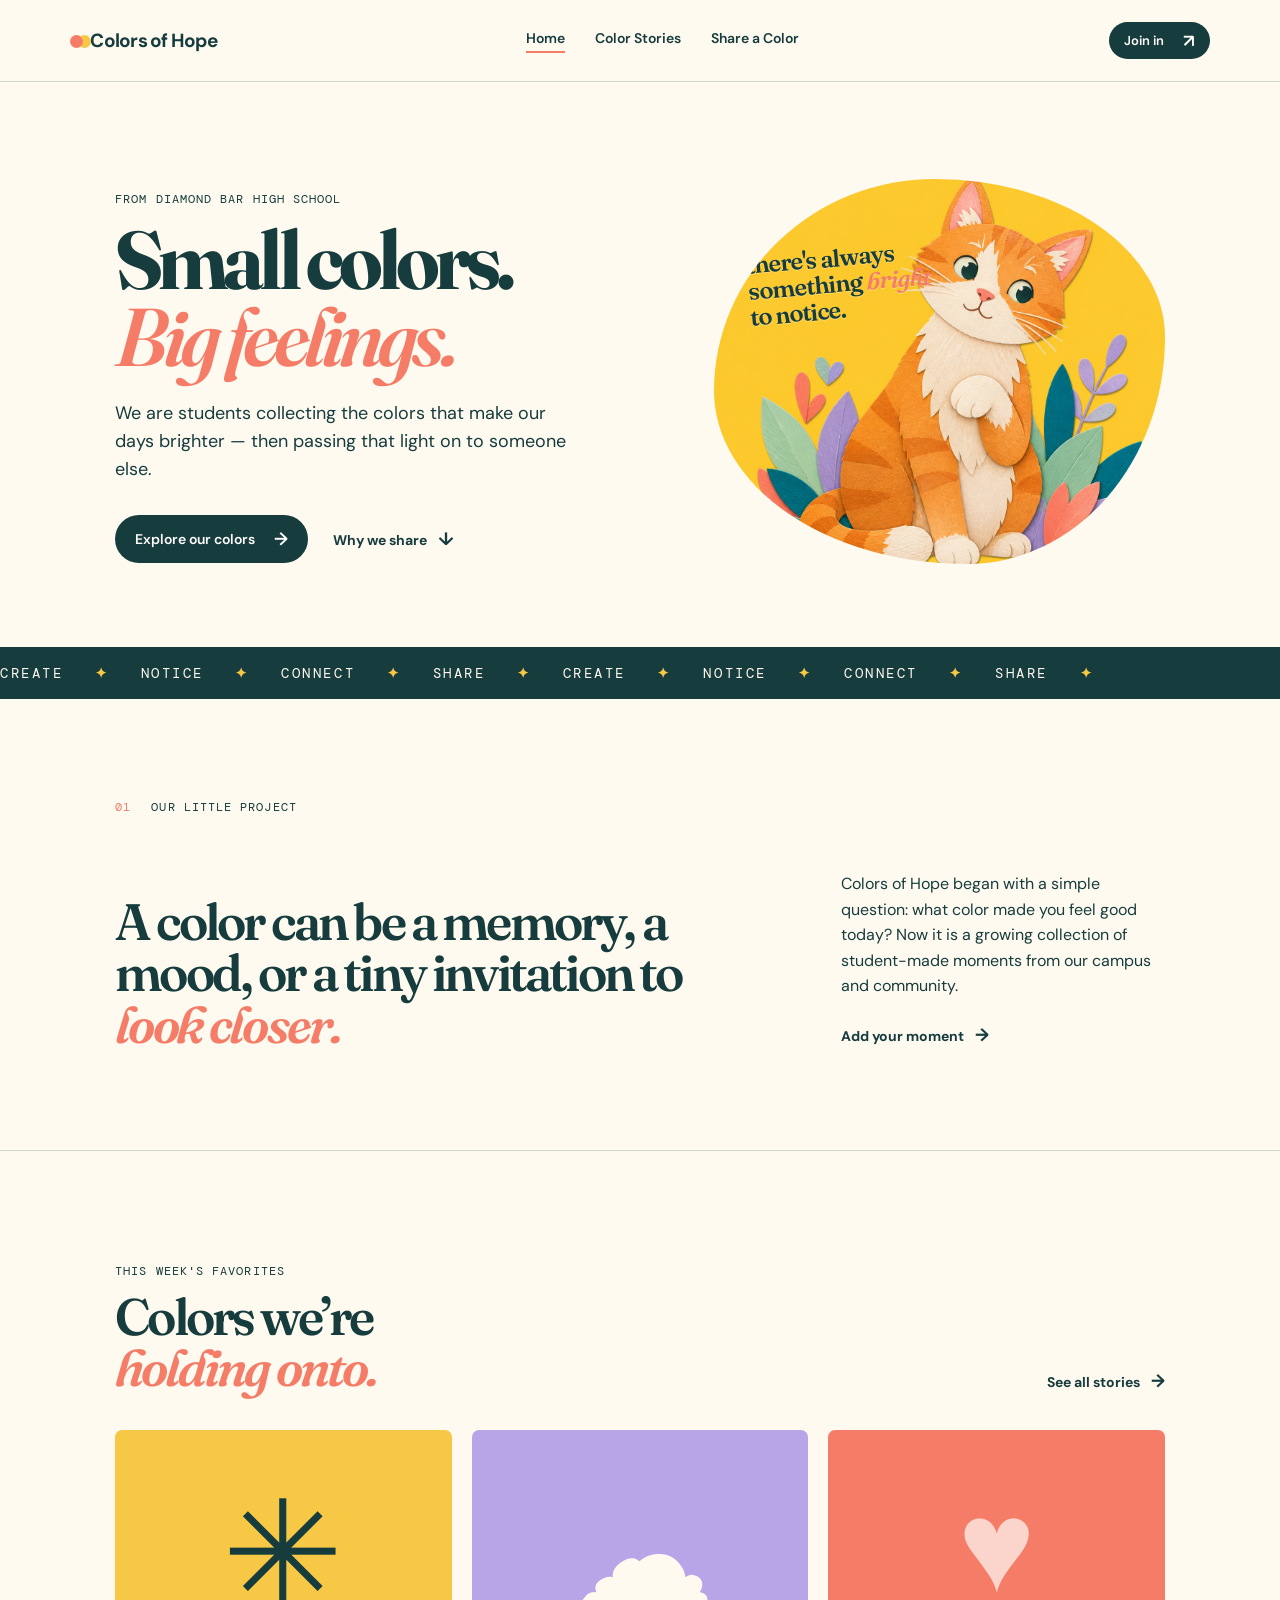
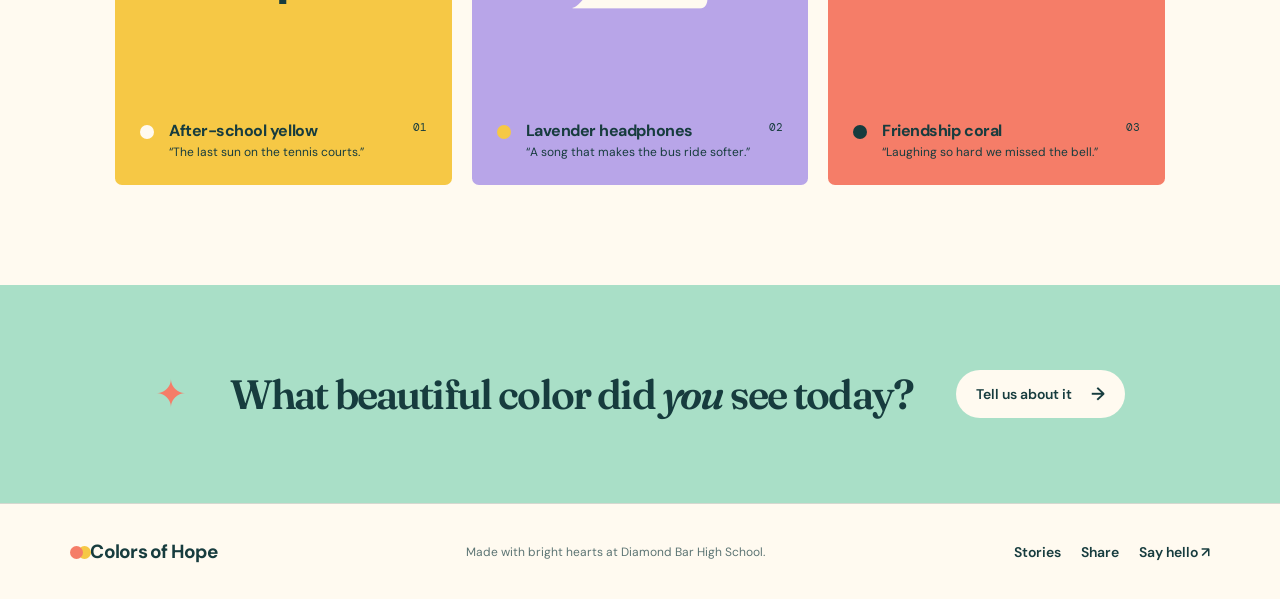
<file: index.html>
<!doctype html>
<html lang="en">
  <head>
    <meta charset="UTF-8" />
    <meta name="viewport" content="width=device-width, initial-scale=1.0" />
    <meta name="description" content="Colors of Hope — Diamond Bar High School students sharing color, kindness, and creativity." />
    <title>Colors of Hope | Diamond Bar High School</title>
    <link rel="preconnect" href="https://fonts.googleapis.com" />
    <link rel="preconnect" href="https://fonts.gstatic.com" crossorigin />
    <link href="https://fonts.googleapis.com/css2?family=DM+Mono&family=DM+Sans:wght@400;500;600;700&family=Fraunces:opsz,wght@9..144,600;9..144,700&display=swap" rel="stylesheet" />
    <link rel="stylesheet" href="styles.css" />
    <link rel="stylesheet" href="cat.css" />
  </head>
  <body>
    <header class="site-header">
      <a class="brand" href="index.html" aria-label="Colors of Hope home"><span class="brand-dot"></span>Colors of Hope</a>
      <nav aria-label="Main navigation">
        <a class="active" href="index.html">Home</a>
        <a href="stories.html">Color Stories</a>
        <a href="share.html">Share a Color</a>
      </nav>
      <a class="button small" href="share.html">Join in <span>↗</span></a>
    </header>

    <main>
      <section class="hero">
        <div class="hero-copy">
          <p class="eyebrow">FROM DIAMOND BAR HIGH SCHOOL</p>
          <h1>Small colors.<br /><em>Big feelings.</em></h1>
          <p class="intro">We are students collecting the colors that make our days brighter — then passing that light on to someone else.</p>
          <div class="hero-actions">
            <a class="button" href="stories.html">Explore our colors <span>→</span></a>
            <a class="text-link" href="#about">Why we share <span>↓</span></a>
          </div>
        </div>
        <div class="hero-art cat-art">
          <img src="assets/colors-of-hope-cat.png" alt="A cheerful orange-and-white cat surrounded by colorful leaves" />
          <p>there's always<br />something <i>bright</i><br />to notice.</p>
        </div>
      </section>

      <section class="ticker" aria-label="Our values"><div>CREATE <b>✦</b> NOTICE <b>✦</b> CONNECT <b>✦</b> SHARE <b>✦</b> CREATE <b>✦</b> NOTICE <b>✦</b> CONNECT <b>✦</b> SHARE <b>✦</b></div></section>

      <section class="about" id="about">
        <div class="section-label"><span>01</span> OUR LITTLE PROJECT</div>
        <div class="about-content">
          <h2>A color can be a memory, a mood, or a tiny invitation to <em>look closer.</em></h2>
          <div class="about-aside">
            <p>Colors of Hope began with a simple question: what color made you feel good today? Now it is a growing collection of student-made moments from our campus and community.</p>
            <a class="text-link" href="share.html">Add your moment <span>→</span></a>
          </div>
        </div>
      </section>

      <section class="featured">
        <div class="feature-heading"><div><p class="eyebrow">THIS WEEK'S FAVORITES</p><h2>Colors we’re<br /><em>holding onto.</em></h2></div><a class="text-link" href="stories.html">See all stories <span>→</span></a></div>
        <div class="color-grid">
          <article class="color-card lemon"><div class="card-art flower-mini">✳</div><div class="card-footer"><span class="swatch"></span><div><h3>After-school yellow</h3><p>“The last sun on the tennis courts.”</p></div><b>01</b></div></article>
          <article class="color-card lilac"><div class="card-art cloud-mini">☁</div><div class="card-footer"><span class="swatch"></span><div><h3>Lavender headphones</h3><p>“A song that makes the bus ride softer.”</p></div><b>02</b></div></article>
          <article class="color-card coral"><div class="card-art heart-mini">♥</div><div class="card-footer"><span class="swatch"></span><div><h3>Friendship coral</h3><p>“Laughing so hard we missed the bell.”</p></div><b>03</b></div></article>
        </div>
      </section>

      <section class="callout"><div class="callout-mark">✦</div><p>What beautiful color did <em>you</em> see today?</p><a class="button light" href="share.html">Tell us about it <span>→</span></a></section>
    </main>

    <footer><a class="brand" href="index.html"><span class="brand-dot"></span>Colors of Hope</a><p>Made with bright hearts at Diamond Bar High School.</p><div><a href="stories.html">Stories</a><a href="share.html">Share</a><a href="mailto:hello@colorsofhope.org">Say hello ↗</a></div></footer>
  </body>
</html>
</file>
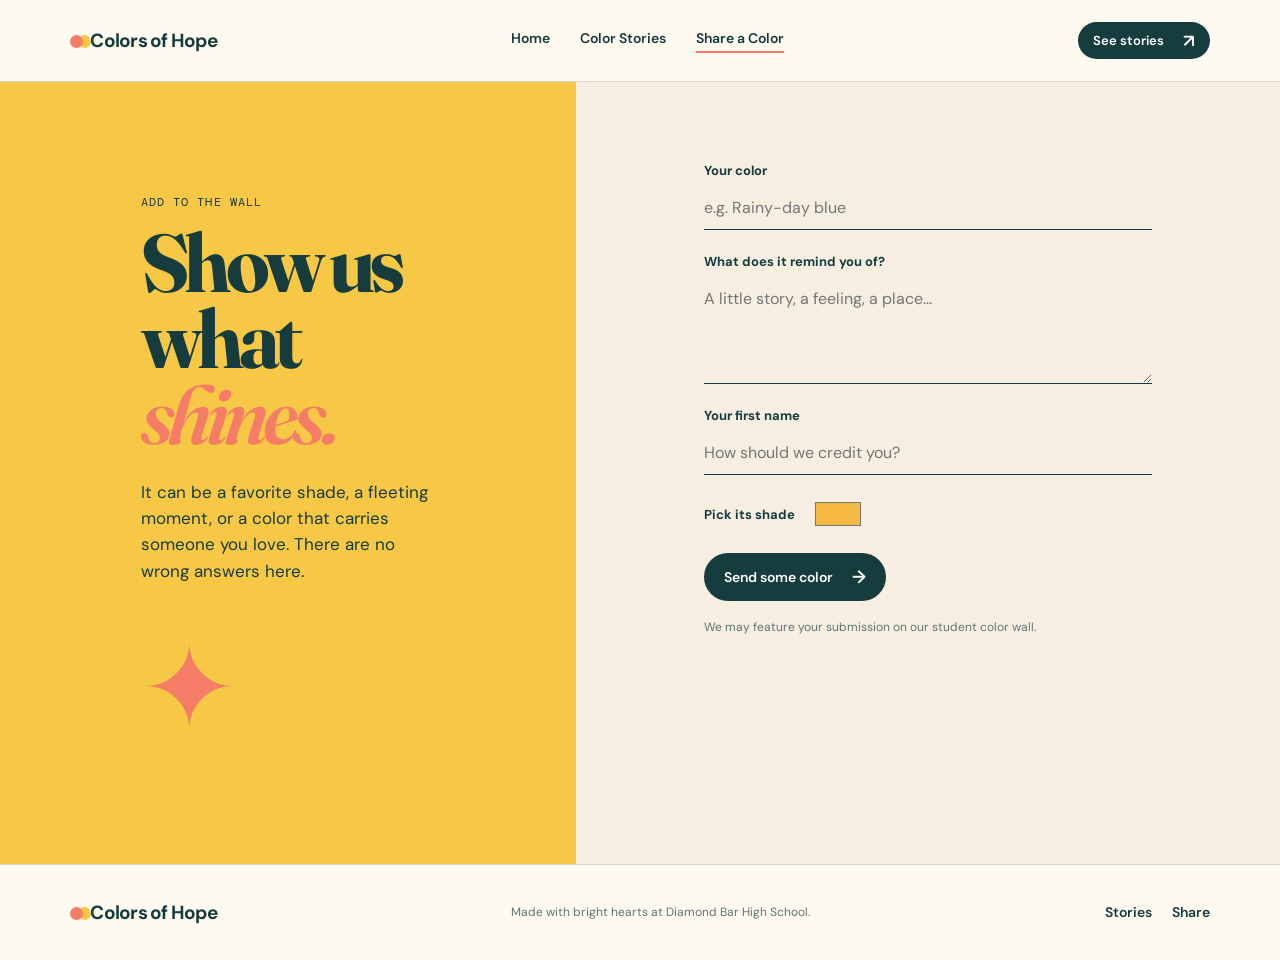
<file: share.html>
<!doctype html>
<html lang="en"><head><meta charset="UTF-8" /><meta name="viewport" content="width=device-width, initial-scale=1.0" /><title>Share a Color | Colors of Hope</title><link rel="preconnect" href="https://fonts.googleapis.com" /><link rel="preconnect" href="https://fonts.gstatic.com" crossorigin /><link href="https://fonts.googleapis.com/css2?family=DM+Mono&family=DM+Sans:wght@400;500;600;700&family=Fraunces:opsz,wght@9..144,600;9..144,700&display=swap" rel="stylesheet" /><link rel="stylesheet" href="styles.css" /></head>
<body><header class="site-header"><a class="brand" href="index.html"><span class="brand-dot"></span>Colors of Hope</a><nav><a href="index.html">Home</a><a href="stories.html">Color Stories</a><a class="active" href="share.html">Share a Color</a></nav><a class="button small" href="stories.html">See stories <span>↗</span></a></header>
<main class="share-page"><section class="share-copy"><p class="eyebrow">ADD TO THE WALL</p><h1>Show us<br />what <em>shines.</em></h1><p>It can be a favorite shade, a fleeting moment, or a color that carries someone you love. There are no wrong answers here.</p><div class="sparkle">✦</div></section><section class="form-panel"><form id="color-form"><label>Your color<input required placeholder="e.g. Rainy-day blue" /></label><label>What does it remind you of?<textarea required rows="4" placeholder="A little story, a feeling, a place..."></textarea></label><label>Your first name <input required placeholder="How should we credit you?" /></label><label class="color-picker">Pick its shade <input type="color" value="#f4b942" /></label><button class="button" type="submit">Send some color <span>→</span></button><p class="form-note">We may feature your submission on our student color wall.</p></form><div class="success-message" id="success-message"><span>✦</span><h2>Color received!</h2><p>Thank you for making our world a little brighter.</p><a class="text-link" href="stories.html">Read more stories →</a></div></section></main><footer><a class="brand" href="index.html"><span class="brand-dot"></span>Colors of Hope</a><p>Made with bright hearts at Diamond Bar High School.</p><div><a href="stories.html">Stories</a><a href="share.html">Share</a></div></footer><script src="script.js"></script></body></html>
</file>
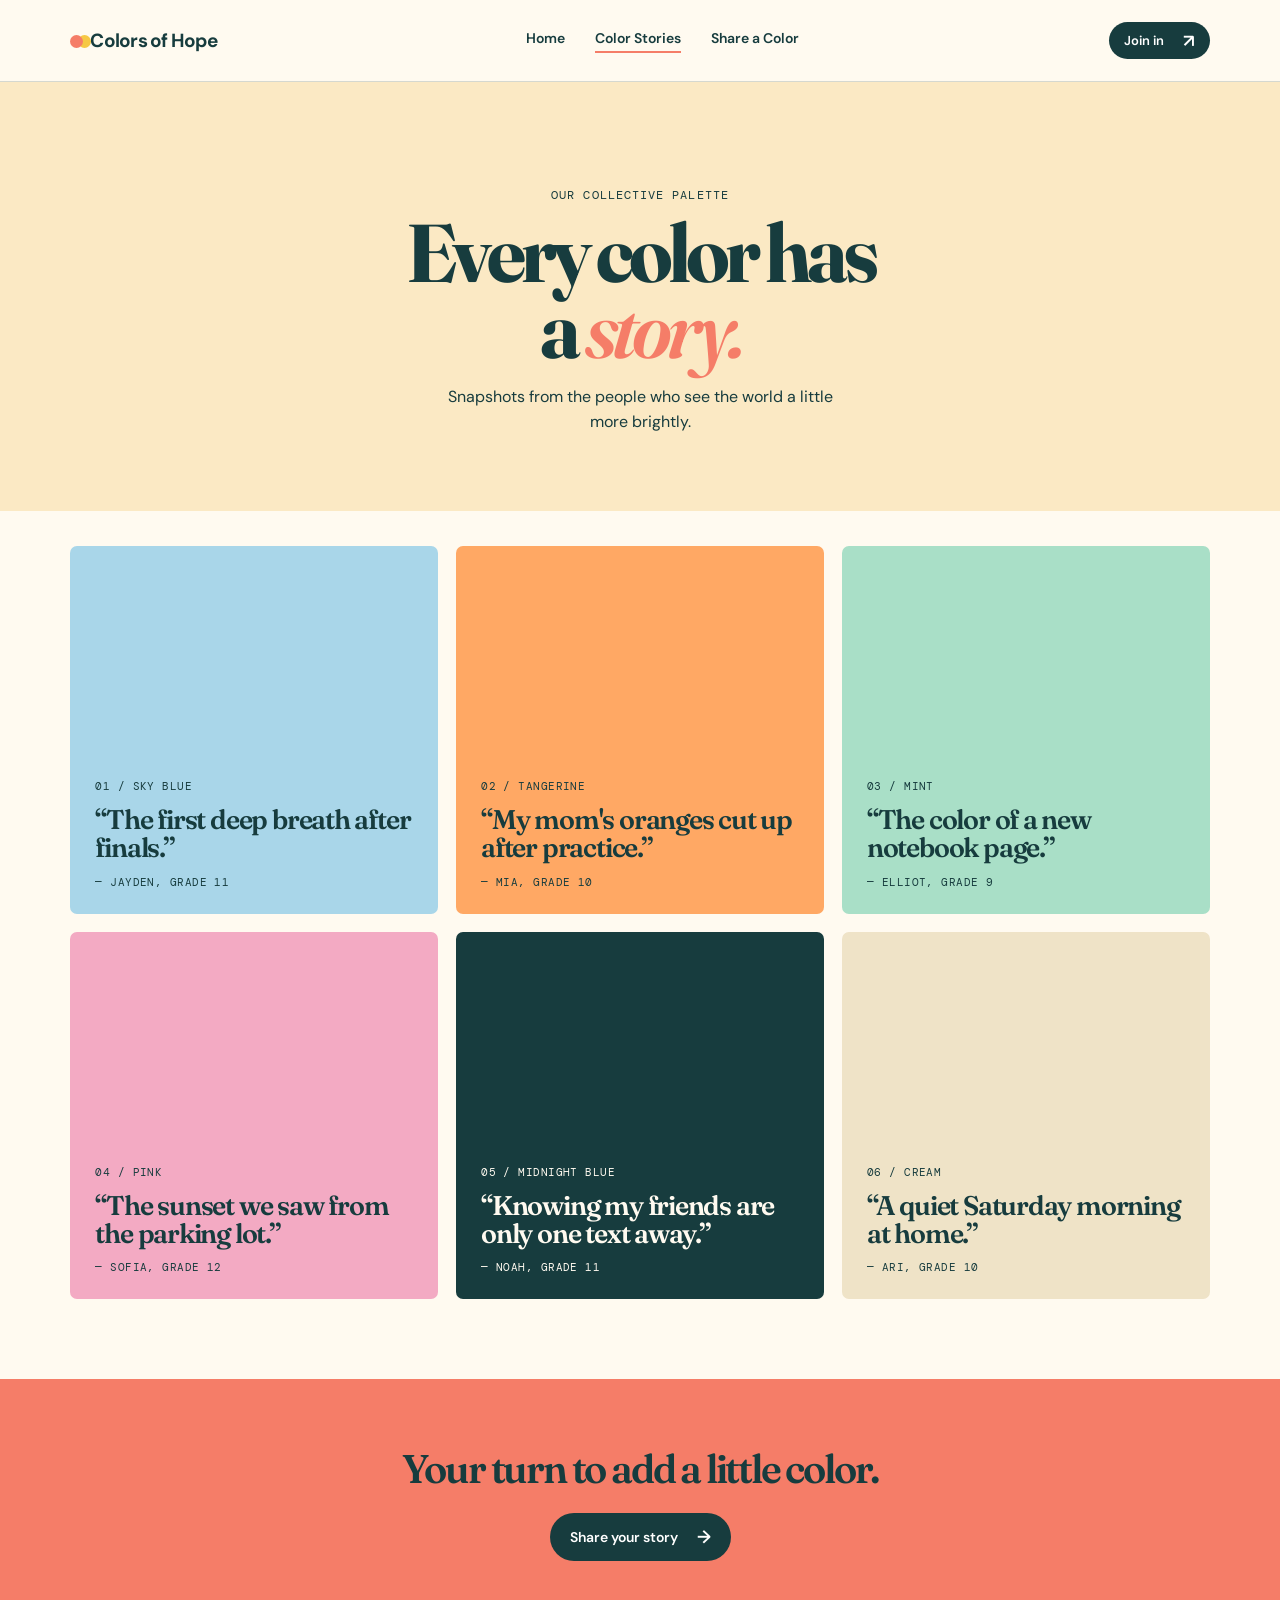
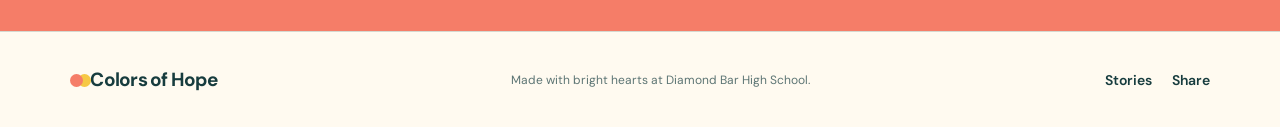
<file: stories.html>
<!doctype html>
<html lang="en"><head><meta charset="UTF-8" /><meta name="viewport" content="width=device-width, initial-scale=1.0" /><title>Color Stories | Colors of Hope</title><link rel="preconnect" href="https://fonts.googleapis.com" /><link rel="preconnect" href="https://fonts.gstatic.com" crossorigin /><link href="https://fonts.googleapis.com/css2?family=DM+Mono&family=DM+Sans:wght@400;500;600;700&family=Fraunces:opsz,wght@9..144,600;9..144,700&display=swap" rel="stylesheet" /><link rel="stylesheet" href="styles.css" /></head>
<body><header class="site-header"><a class="brand" href="index.html"><span class="brand-dot"></span>Colors of Hope</a><nav><a href="index.html">Home</a><a class="active" href="stories.html">Color Stories</a><a href="share.html">Share a Color</a></nav><a class="button small" href="share.html">Join in <span>↗</span></a></header>
<main><section class="page-hero"><p class="eyebrow">OUR COLLECTIVE PALETTE</p><h1>Every color has<br />a <em>story.</em></h1><p>Snapshots from the people who see the world a little more brightly.</p></section><section class="stories-grid">
<article class="story sky"><span>01 / SKY BLUE</span><h2>“The first deep breath after finals.”</h2><p>— JAYDEN, GRADE 11</p></article><article class="story orange"><span>02 / TANGERINE</span><h2>“My mom's oranges cut up after practice.”</h2><p>— MIA, GRADE 10</p></article><article class="story mint"><span>03 / MINT</span><h2>“The color of a new notebook page.”</h2><p>— ELLIOT, GRADE 9</p></article><article class="story pink"><span>04 / PINK</span><h2>“The sunset we saw from the parking lot.”</h2><p>— SOFIA, GRADE 12</p></article><article class="story navy"><span>05 / MIDNIGHT BLUE</span><h2>“Knowing my friends are only one text away.”</h2><p>— NOAH, GRADE 11</p></article><article class="story cream"><span>06 / CREAM</span><h2>“A quiet Saturday morning at home.”</h2><p>— ARI, GRADE 10</p></article></section><section class="simple-cta"><h2>Your turn to add a little color.</h2><a class="button" href="share.html">Share your story <span>→</span></a></section></main><footer><a class="brand" href="index.html"><span class="brand-dot"></span>Colors of Hope</a><p>Made with bright hearts at Diamond Bar High School.</p><div><a href="stories.html">Stories</a><a href="share.html">Share</a></div></footer></body></html>
</file>
<file: styles.css>
:root{--ink:#173c3e;--cream:#fffaf0;--yellow:#f6c845;--coral:#f57d68;--lilac:#b8a5e8;--mint:#a9dfc7;--line:rgba(23,60,62,.18)}*{box-sizing:border-box}html{scroll-behavior:smooth}body{margin:0;background:var(--cream);color:var(--ink);font-family:'DM Sans',sans-serif}.site-header{height:82px;display:flex;align-items:center;justify-content:space-between;padding:0 5.5vw;border-bottom:1px solid var(--line)}.brand{color:var(--ink);font-weight:700;text-decoration:none;letter-spacing:-.04em;font-size:19px;white-space:nowrap}.brand-dot{width:13px;height:13px;border-radius:50%;background:var(--coral);display:inline-block;margin-right:7px;position:relative;top:1px;box-shadow:8px 0 0 var(--yellow)}nav{display:flex;gap:30px}nav a,footer a{color:var(--ink);text-decoration:none;font-size:14px;font-weight:600}nav a.active{border-bottom:2px solid var(--coral);padding-bottom:4px}.button{display:inline-flex;align-items:center;gap:19px;background:var(--ink);color:white;padding:15px 20px;border-radius:100px;text-decoration:none;border:0;font:600 14px 'DM Sans';cursor:pointer}.button span{font-size:18px;line-height:0}.button.small{padding:10px 15px;font-size:13px}.eyebrow,.section-label{font:12px 'DM Mono',monospace;letter-spacing:.09em}.hero{min-height:565px;padding:88px 9vw 75px;display:grid;grid-template-columns:1fr .82fr;align-items:center;gap:50px}.hero h1,.page-hero h1,.share-copy h1{font:700 clamp(53px,6.4vw,91px)/.93 'Fraunces',serif;letter-spacing:-.06em;margin:15px 0 25px}.hero h1 em,h2 em,.page-hero em,.share-copy em{font-weight:600;color:var(--coral)}.intro{font-size:18px;line-height:1.55;max-width:460px}.hero-actions{display:flex;gap:25px;align-items:center;margin-top:31px}.text-link{color:var(--ink);font-size:14px;font-weight:700;text-decoration:none}.text-link span{margin-left:8px;font-size:18px}.hero-art{height:385px;background:var(--yellow);border-radius:49% 51% 44% 56%/55% 41% 59% 45%;position:relative;overflow:hidden}.hero-art p{position:absolute;z-index:3;top:80px;left:52px;font:600 27px/1.08 'Fraunces';letter-spacing:-.04em;transform:rotate(-5deg)}.hero-art i{color:var(--coral)}.sun{position:absolute;width:156px;height:156px;background:var(--coral);border-radius:50%;right:50px;top:74px}.petal{position:absolute;width:69px;height:115px;background:var(--lilac);border-radius:100% 0 100% 0;bottom:-10px;left:45%;transform-origin:bottom right}.petal-one{transform:rotate(-24deg)}.petal-two{transform:rotate(29deg);background:var(--mint)}.petal-three{transform:rotate(76deg);background:#fbecb0}.petal-four{transform:rotate(127deg);background:#e675c8}.stem{position:absolute;width:13px;height:170px;background:var(--ink);bottom:-70px;left:49%;transform:rotate(15deg);border-radius:10px}.leaf{position:absolute;background:var(--mint);width:70px;height:40px;border-radius:100% 0}.leaf-one{bottom:66px;left:39%;transform:rotate(26deg)}.leaf-two{bottom:36px;left:51%;transform:rotate(165deg);background:var(--coral)}.ticker{background:var(--ink);overflow:hidden;white-space:nowrap;padding:17px 0;color:var(--cream);font:14px 'DM Mono';letter-spacing:.18em}.ticker div{width:max-content;animation:scroll 24s linear infinite}.ticker b{color:var(--yellow);margin:0 21px}@keyframes scroll{to{transform:translateX(-25%)}}.about,.featured{padding:100px 9vw}.about{border-bottom:1px solid var(--line)}.section-label{display:flex;gap:20px}.section-label span{color:var(--coral)}.about-content{display:grid;grid-template-columns:1.45fr .72fr;gap:75px;margin-top:40px;align-items:end}.about h2,.feature-heading h2,.simple-cta h2{font:600 clamp(37px,4vw,59px)/1 'Fraunces';letter-spacing:-.055em;margin:0}.about-aside{font-size:16px;line-height:1.6}.about-aside .text-link{display:block;margin-top:22px}.feature-heading{display:flex;align-items:end;justify-content:space-between;margin-bottom:37px}.feature-heading h2{margin-top:12px}.color-grid{display:grid;grid-template-columns:repeat(3,1fr);gap:20px}.color-card{min-height:355px;border-radius:7px;display:flex;flex-direction:column;justify-content:space-between;padding:25px}.lemon{background:var(--yellow)}.lilac{background:var(--lilac)}.coral{background:var(--coral)}.card-art{text-align:center;font-size:145px;line-height:1;color:var(--ink);padding-top:27px}.cloud-mini{font-size:150px;color:var(--cream)}.heart-mini{font-size:130px;color:#fbd5cc}.card-footer{display:grid;grid-template-columns:17px 1fr auto;gap:12px;align-items:start}.swatch{width:14px;height:14px;background:var(--cream);border-radius:50%;margin-top:5px}.lilac .swatch{background:var(--yellow)}.coral .swatch{background:var(--ink)}.card-footer h3{font-size:16px;margin:0 0 3px;letter-spacing:-.03em}.card-footer p{font-size:12px;margin:0;line-height:1.35}.card-footer b{font:11px 'DM Mono'}.callout{background:var(--mint);padding:84px 9vw;display:flex;align-items:center;justify-content:center;gap:43px}.callout p{font:600 clamp(29px,3.2vw,49px)/1 'Fraunces';letter-spacing:-.045em;margin:0}.callout-mark{font-size:38px;color:var(--coral)}.button.light{background:var(--cream);color:var(--ink)}footer{border-top:1px solid var(--line);padding:35px 5.5vw;display:flex;justify-content:space-between;align-items:center;gap:20px}footer p{font-size:12px;margin:0;color:rgba(23,60,62,.7)}footer div{display:flex;gap:20px}.page-hero{text-align:center;padding:93px 20px 76px;background:#fbe9c4}.page-hero h1{margin:10px 0 18px}.page-hero>p:last-child{max-width:410px;margin:auto;line-height:1.55}.stories-grid{display:grid;grid-template-columns:repeat(3,1fr);padding:35px 5.5vw 80px;gap:18px}.story{aspect-ratio:1;display:flex;flex-direction:column;justify-content:flex-end;padding:25px;border-radius:7px}.story span,.story p{font:11px 'DM Mono';letter-spacing:.04em}.story h2{font:600 27px/1.03 'Fraunces';letter-spacing:-.045em;margin:13px 0}.story p{margin:0}.sky{background:#a9d6e9}.orange{background:#ffa864}.mint{background:var(--mint)}.pink{background:#f3aac3}.navy{background:var(--ink);color:var(--cream)}.cream{background:#efe3c7}.simple-cta{text-align:center;background:var(--coral);padding:70px 20px}.simple-cta h2{font-size:40px;margin-bottom:24px}.share-page{min-height:calc(100vh - 152px);display:grid;grid-template-columns:.9fr 1.1fr}.share-copy{background:var(--yellow);padding:100px 11vw}.share-copy>p:not(.eyebrow){font-size:17px;line-height:1.55;max-width:340px}.sparkle{font-size:115px;color:var(--coral);margin-top:30px}.form-panel{padding:80px 10vw;background:#f5eee1}form{max-width:450px}label{font-size:13px;font-weight:700;display:block;margin-bottom:23px}input:not([type=color]),textarea{display:block;width:100%;border:0;border-bottom:1.5px solid var(--ink);background:transparent;border-radius:0;padding:11px 0;font:16px 'DM Sans';color:var(--ink);outline:none;margin-top:7px}textarea{resize:vertical}.color-picker{display:flex;align-items:center;gap:18px}.color-picker input{width:50px;height:32px;border:0;background:none;padding:0}.form-note{font-size:12px;line-height:1.4;color:rgba(23,60,62,.67);margin-top:18px}.success-message{display:none;max-width:400px;text-align:center;padding-top:90px}.success-message.visible{display:block}.success-message span{font-size:65px;color:var(--coral)}.success-message h2{font:600 45px 'Fraunces';letter-spacing:-.05em;margin:15px 0}.success-message p{line-height:1.5;margin-bottom:28px}@media(max-width:760px){.site-header{height:auto;padding:21px 6vw;flex-wrap:wrap;gap:16px}.site-header nav{order:3;width:100%;justify-content:space-between;gap:0}.site-header .button.small{display:none}.hero{grid-template-columns:1fr;padding:65px 7vw 55px;gap:35px}.hero-art{height:310px}.about,.featured{padding:68px 7vw}.about-content{grid-template-columns:1fr;gap:25px}.feature-heading{display:block}.feature-heading>a{display:inline-block;margin-top:20px}.color-grid,.stories-grid{grid-template-columns:1fr}.color-card{min-height:285px}.callout{padding:60px 7vw;display:block}.callout-mark{display:none}.callout p{margin-bottom:25px}footer{padding:30px 7vw;flex-wrap:wrap}footer p{order:3;width:100%}.page-hero{padding:68px 7vw 58px}.stories-grid{padding:25px 7vw 55px}.story{aspect-ratio:1.25}.share-page{grid-template-columns:1fr}.share-copy,.form-panel{padding:65px 9vw}.share-copy{min-height:380px}.sparkle{position:absolute;right:12vw;top:340px;font-size:70px}.hero h1,.page-hero h1,.share-copy h1{font-size:56px}}
</file>
<file: cat.css>
.cat-art img {
  display: block;
  width: 100%;
  height: 100%;
  object-fit: cover;
  object-position: center;
}

.cat-art p {
  top: 42px;
  left: 34px;
  color: var(--ink);
  font-size: 24px;
  text-shadow: 0 1px 0 rgba(255, 250, 240, .35);
}

@media (max-width: 760px) {
  .cat-art p { top: 28px; left: 28px; font-size: 20px; }
}
</file>
